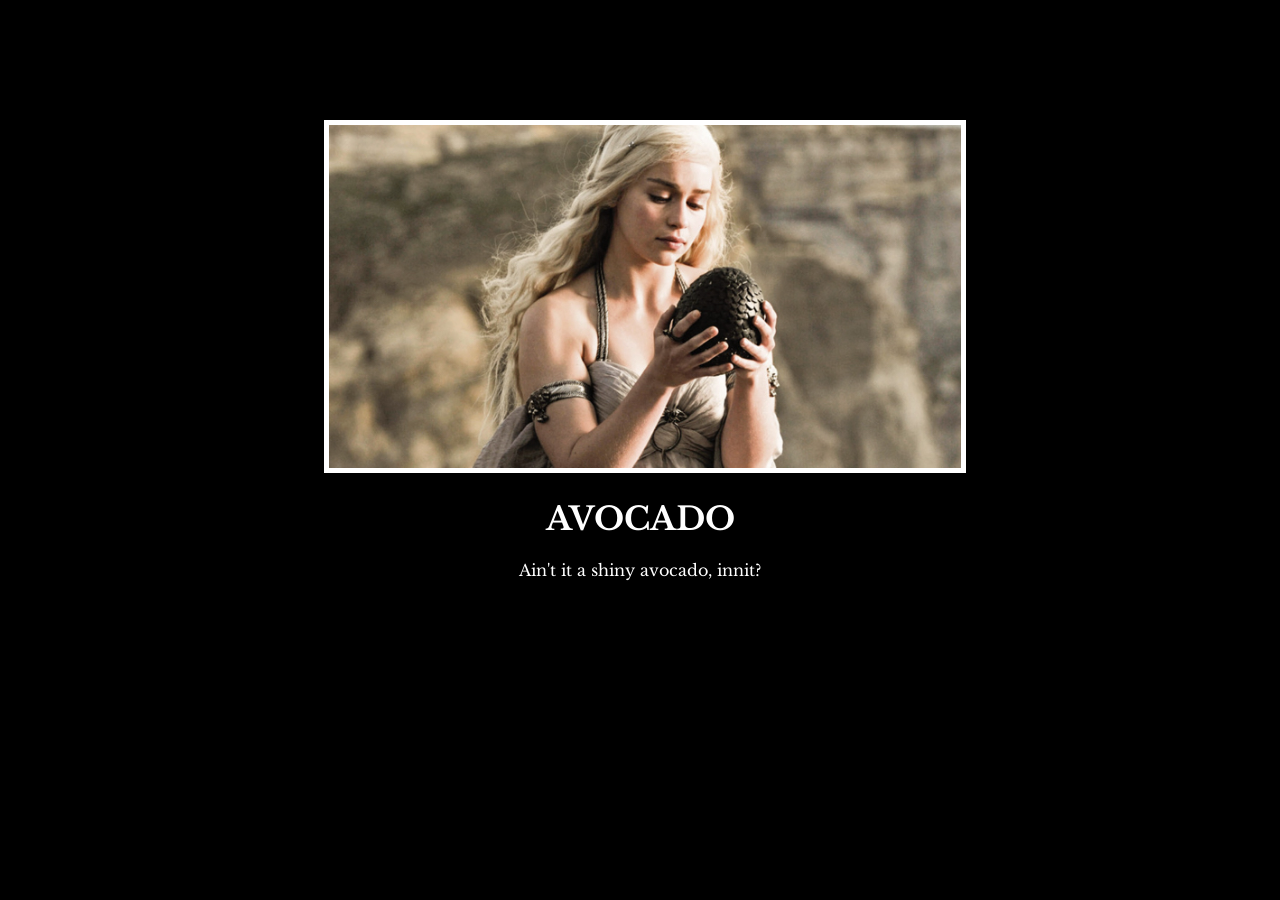
<file: web-dev/project-1/index.html>
<!-- 
  TODO: Create a motivational post website.
Style it how ever you like. 
Look at the goal image for inspiration.
But it must have the following features:
1. The main h1 text should be using the Regular Libre Baskerville Font from Google Fonts:
  https://fonts.google.com/specimen/Libre+Baskerville
2. The text should be white and background black.
3. Add your own image into the images folder inside assets. It should have a 5px white border.
4. The text should be center aligned.
5. Create a div to contain the h1, p and img elements. Adjust the margins so that the image and text are centered on the page. 
  Hint: You horizontally center a div by giving it a width of 50% and a margin-left of 25%.
  Hint: Set the image to have a width of 100% so it fills the div. 
6. Read about the text-transform property on MDN docs to make the h1 uppercase with CSS.
  https://developer.mozilla.org/en-US/docs/Web/CSS/text-transform 
-->

<!DOCTYPE html>
<html lang="en">
  <head>
    <meta charset="UTF-8" />
    <meta name="viewport" content="width=device-width, initial-scale=1.0" />
    <title>Motivational post website</title>
    <link rel="stylesheet" href="style.css" />
    <link rel="preconnect" href="https://fonts.googleapis.com" />
    <link rel="preconnect" href="https://fonts.gstatic.com" crossorigin />
    <link
      href="https://fonts.googleapis.com/css2?family=Libre+Baskerville&display=swap"
      rel="stylesheet"
    />
  </head>
  <body>
    <div class="section">
      <img class="pic" src="./assets/image/image.png" alt="picture" />
      <h1>Avocado</h1>
      <p>Ain't it a shiny avocado, innit?</p>
    </div>
  </body>
</html>
</file>
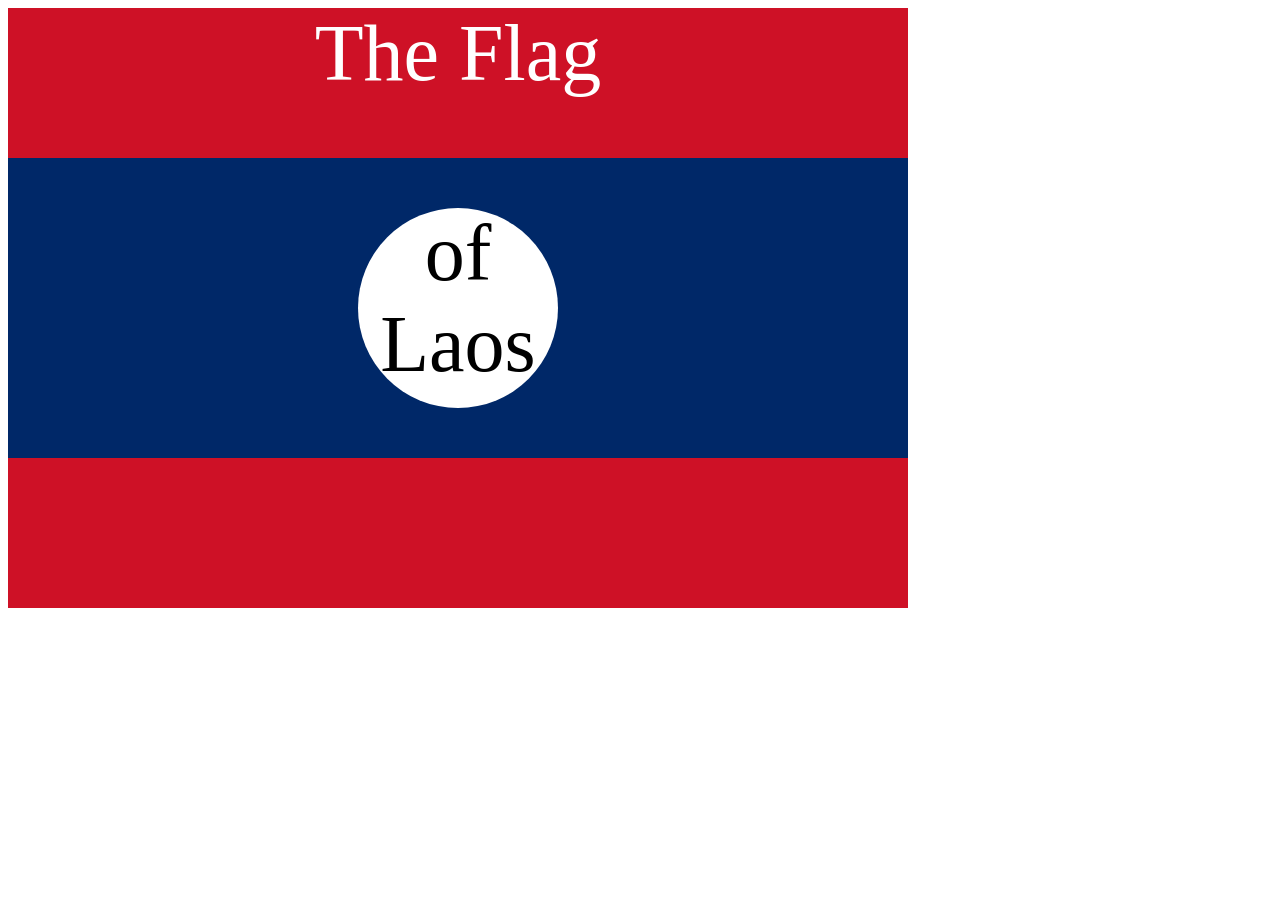
<file: web-dev/project-2/index.html>
<!DOCTYPE html>
<html lang="en">
  <head>
    <meta charset="UTF-8" />
    <title>CSS Flag Project</title>
    <style>
      /* Write your CSS Code here */

      .flag {
        width: 900px;
        height: 600px;
        background-color: rgb(206, 17, 38);
        position: relative;
      }
      .flag > div {
        height: 300px;
        width: 900px;
        background-color: rgb(0, 40, 104);
        position: absolute;
        top: 150px;
      }
      .flag > div > div {
        width: 200px;
        height: 200px;
        border-radius: 50%;
        background-color: white;
        position: relative;
        left: 350px;
        top: 50px;
      }
      p {
        text-align: center;
        font-size: 5rem;
        color: white;
        margin: 0;
      }
      div > div > p {
        color: black;
      }
    </style>
  </head>

  <!-- 
  IMPORTANT! Do not change any HTML
Don't add any classes/ids/elements 
Use what you know about combining selectors 
and CSS specificity instead.
Hint 1: The flag is 900px by 600px and the circle is 200px by 200px.
Hint 2: You can use CSS inspection to get the colors from
https://appbrewery.github.io/flag-of-laos/
-->

  <body>
    <div class="flag">
      <p>The Flag</p>
      <div>
        <div>
          <p>of Laos</p>
        </div>
      </div>
    </div>
  </body>
</html>
</file>
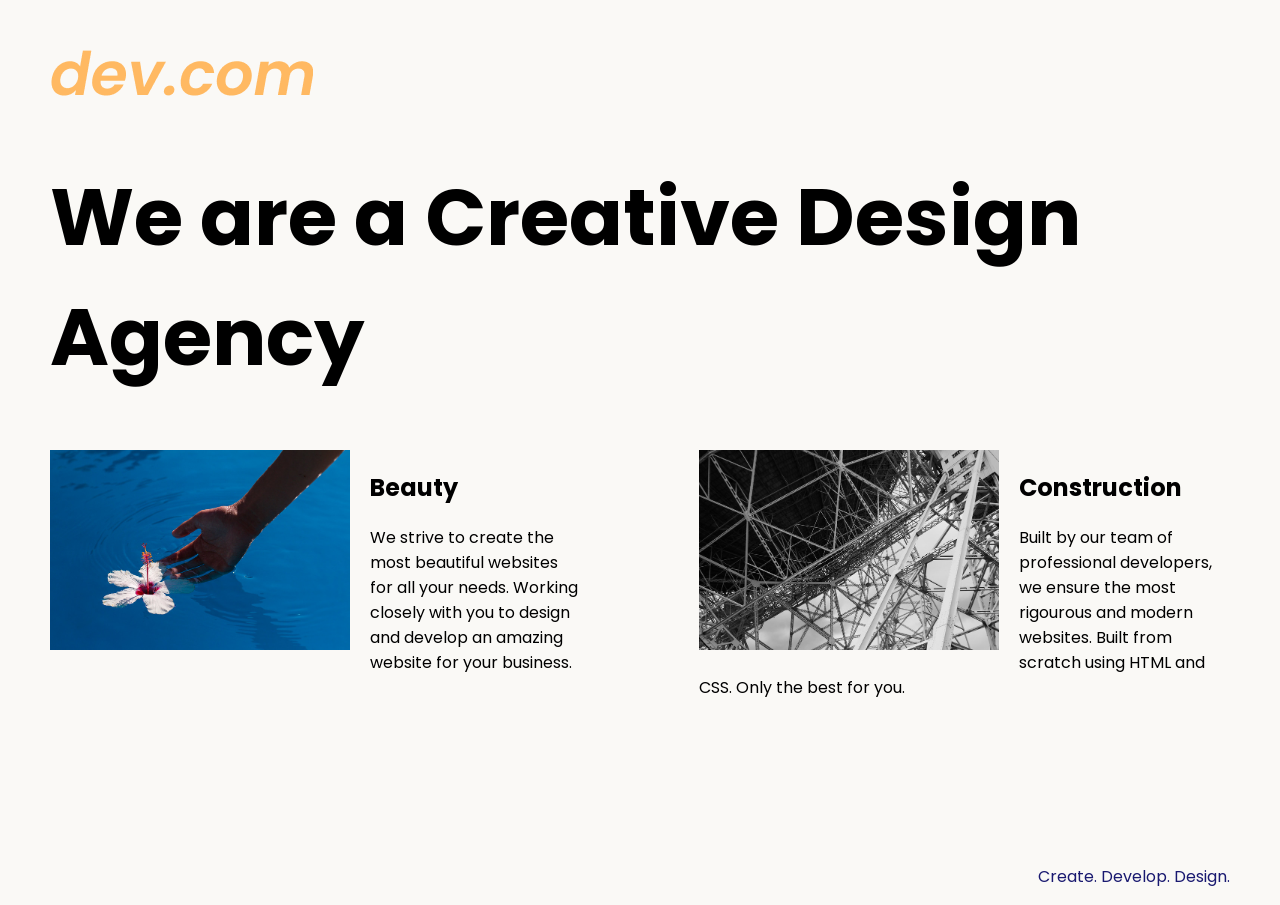
<file: web-dev/project-3/index.html>
<!DOCTYPE html>
<html lang="en">

<head>
  <meta charset="UTF-8">
  <meta name="viewport" content="width=device-width, initial-scale=1.0">
  <title>Agency</title>
  <link rel="stylesheet" href="./style.css">
  <link rel="preconnect" href="https://fonts.googleapis.com">
  <link rel="preconnect" href="https://fonts.gstatic.com" crossorigin>
  <link href="https://fonts.googleapis.com/css2?family=Poppins:wght@400;700&display=swap" rel="stylesheet">
</head>

<body>
  <div class="main">
    <img class="logo" src="./assets/logo.png" alt="logo">
    <h1>We are a Creative Design Agency</h1>
    <div class="left card"><img class="tile-image" src="./assets/beautiful.jpg" alt="hand and flower in water">
      <h2 class="card-title">Beauty</h2>
      <p class="card-text">We strive to create the most beautiful websites for all your needs. Working closely with you
        to
        design and
        develop an amazing website for your business.</p>
    </div>

    <div class="right card"><img class="tile-image" src="./assets/construction.jpg" alt="metal structure">
      <h2 class="card-title">Construction</h2>
      <p>Built by our team of professional developers, we ensure the most rigourous and modern websites. Built from
        scratch using HTML and CSS. Only the best for you.</p>
    </div>

  </div>
  <footer>
    <p>Create. Develop. Design.</p>
  </footer>
</body>

</html>
</file>
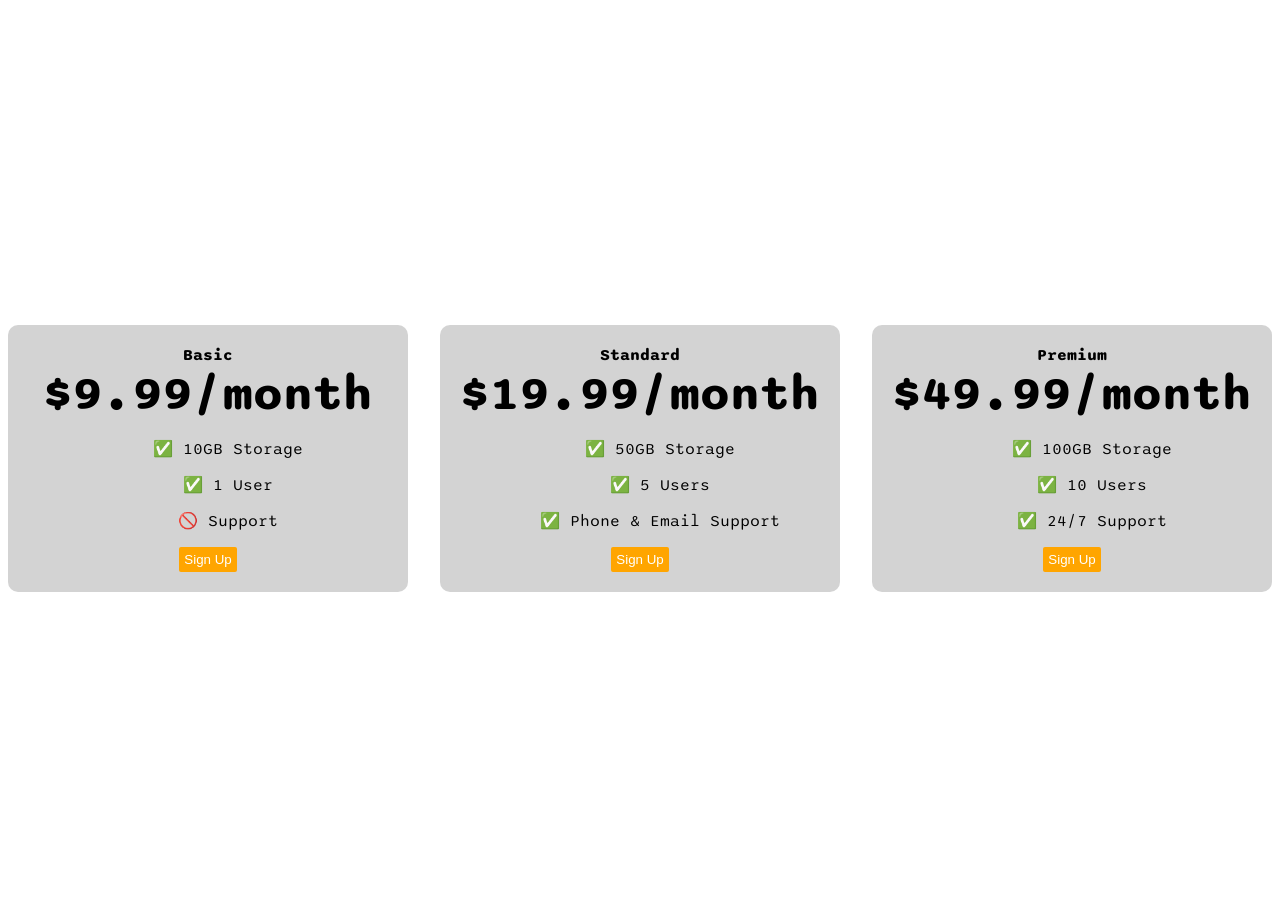
<file: web-dev/project-4/index.html>
<!DOCTYPE html>
<html>

<head>
  <title>Flexbox Pricing Table</title>
  <link rel="preconnect" href="https://fonts.googleapis.com">
  <link rel="preconnect" href="https://fonts.gstatic.com" crossorigin>
  <link href="https://fonts.googleapis.com/css2?family=Sono:wght@400;700&display=swap" rel="stylesheet">
  <style>
    body {
      font-family: 'Sono', sans-serif;
      
    }
    .pricing-container{
      height: 100vh;
      gap: 2rem;
      display: flex;
      flex-direction: row;
      justify-content: center;
      align-items: center;
    }

    .pricing-plan{
      background-color: lightgray;
      flex:1;
      text-align: center;
      max-width: 400px;
      padding: 20px;
      border-radius: 10px;
    }

    .plan-button{
      color: white;
      background-color: orange;
      border-radius: 2px;
      padding: 5px;
      border: none;
    }
    .plan-features li{
      padding:0;
      margin:0;
      list-style-type: none;
      margin-bottom: 1rem;
    }
    .plan-title{
      font-weight: bold;
    }
    .plan-price{
      font-weight: bold;
      font-size: 3rem;
    }

    /* Hint: What can you do with a media query and flexbox? */
    @media (max-width: 1250px) {
      .pricing-container{
      flex-direction: column;
      height: 100%;
    }
    }
  </style>
</head>

<body>
  <div class="pricing-container">
    <div class="pricing-plan">
      <div class="plan-title">Basic</div>
      <div class="plan-price">$9.99/month</div>
      <ul class="plan-features">
        <li>✅ 10GB Storage</li>
        <li>✅ 1 User</li>
        <li>🚫 Support</li>
      </ul>
      <button class="plan-button">Sign Up</a>
    </div>
    <div class="pricing-plan">
      <div class="plan-title">Standard</div>
      <div class="plan-price">$19.99/month</div>
      <ul class="plan-features">
        <li>✅ 50GB Storage</li>
        <li>✅ 5 Users</li>
        <li>✅ Phone &amp; Email Support</li>
      </ul>
      <button class="plan-button">Sign Up</a>
    </div>
    <div class="pricing-plan">
      <div class="plan-title">Premium</div>
      <div class="plan-price">$49.99/month</div>
      <ul class="plan-features">
        <li>✅ 100GB Storage</li>
        <li>✅ 10 Users</li>
        <li>✅ 24/7 Support</li>
      </ul>
      <button class="plan-button">Sign Up</a>
    </div>
  </div>

</body>

</html>
</file>
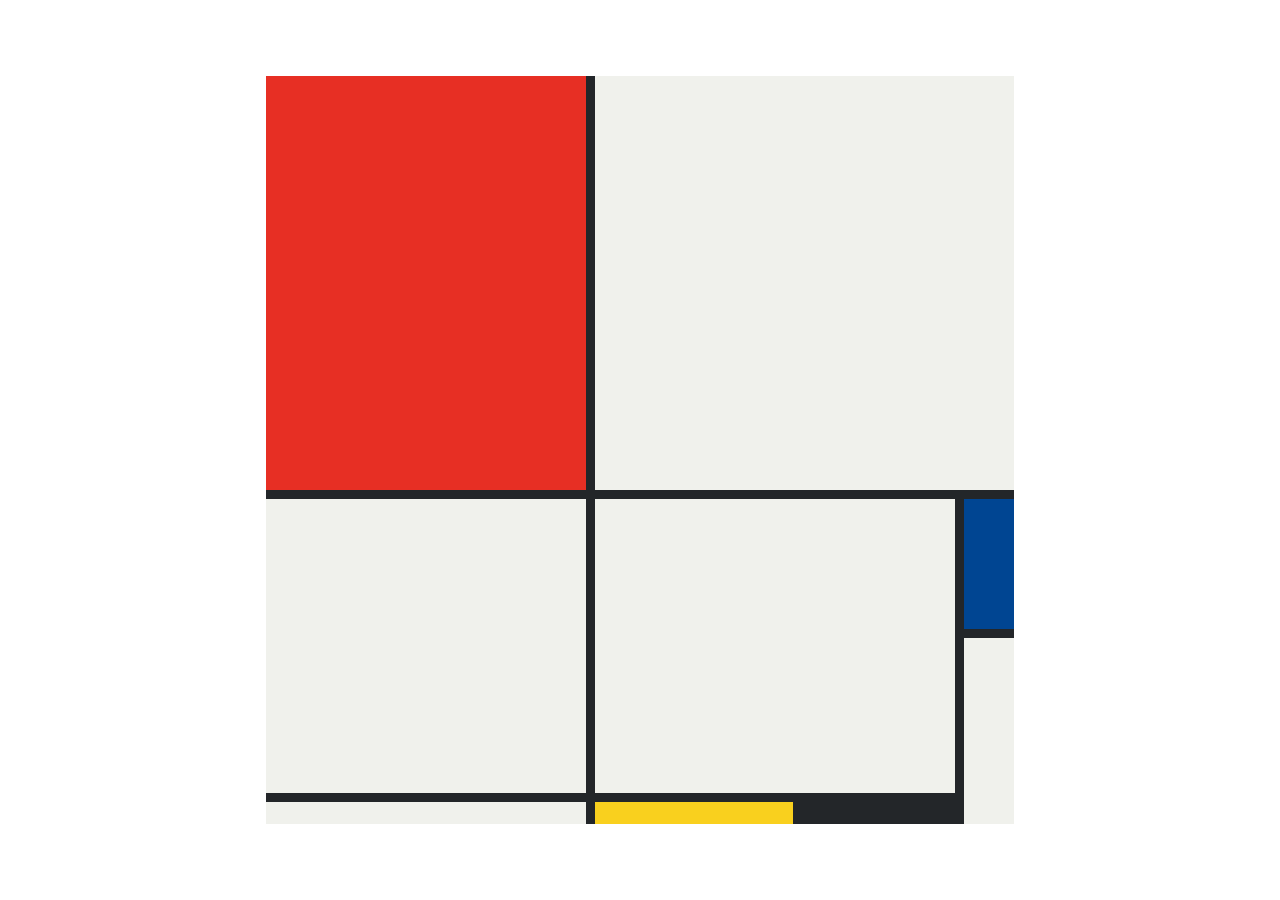
<file: web-dev/project-5/index.html>
<!doctype html>
<html lang="en">
  <head>
    <meta charset="UTF-8" />
    <meta name="viewport" content="width=device-width, initial-scale=1.0" />
    <title>Mondrian Project</title>
    <style>
      /* 
    Write your CSS here 
    Gap Colour: #000
    White: #F0F1EC
    Red: #E72F24
    Black: #232629
    Blue: #004592
    Yellow: #F9D01E

    For dimensions, see dimensions.png image.
    HINT: Remember you can't change the properties of grid lines.
    But grid lines are transparent!
    */
      body {
        display: flex;
        height: 100vh;
        justify-content: center;
        align-items: center;
        padding: 0;
        margin: 0;
      }
      .container {
        width: 748px;
        height: 748px;
        display: grid;
        gap: 9px;
        background-color: #232629;
        grid-template-columns: 320px 198px 153px 50px;
        grid-template-rows: 414px 130px 155px 22px;
      }
      .item {
        background-color: #f0f1ec;
      }
      .item1 {
        background-color: #e72f24;
      }
      .item2 {
        grid-column: span 3;
      }
      .item3 {
        grid-row: span 2;
      }
      .item4 {
        grid-row: span 2;
        grid-column: span 2;
      }
      .item5 {
        background-color: #004592;
      }
      .item6 {
        grid-row: span 2;
      }
      .item8 {
        background-color: #f9d01e;
      }
      .item9 {
        background-color: #232629;
      }
    </style>
  </head>

  <body>
    <!-- Write your HTML here -->
    <div class="container">
      <div class="item item1"></div>
      <div class="item item2"></div>
      <div class="item item3"></div>
      <div class="item item4"></div>
      <div class="item item5"></div>
      <div class="item item6"></div>
      <div class="item item7"></div>
      <div class="item item8"></div>
      <div class="item item9"></div>
    </div>
  </body>
</html>
</file>
<file: web-dev/project-1/style.css>
html {
  background-color: black;
}
h1 {
  text-transform: uppercase;
}

.pic {
  border: 5px solid white;
  width: 100%;
}
.section {
  width: 50%;
  margin-left: 25%;
  margin-top: 120px;
  font-family: "Libre Baskerville", serif;
  font-weight: 400;
  font-style: normal;
  color: white;
  text-align: center;
}
</file>
<file: web-dev/project-3/style.css>
body {
  font-family: "Poppins", sans-serif;
  margin: 50px 50px 0 50px;
  background-color: #faf9f6;
  display: flex;
  flex-direction: column;
  min-height: 95vh;
}
.main {
  flex: 1;
}

h1 {
  font-size: 5rem;
  
}

.card {
  width: 45%;
}

.left{
  float: left;
}

.right{
  float: right;
}

.tile-image{
  height: 200px;
  float: left;
  margin-right: 20px;
}

footer {
  text-align: right;
  color: midnightblue;
  clear: both;
}

@media (max-width: 730px){
  .card{
    width: 100%;
    display: block;
    margin-bottom: 20px;
    text-align: justify;
  }
  .card img{
    width: 100%;
    display: inline;
    margin-bottom: 20px;
    object-fit: cover;
  }
}
</file>
